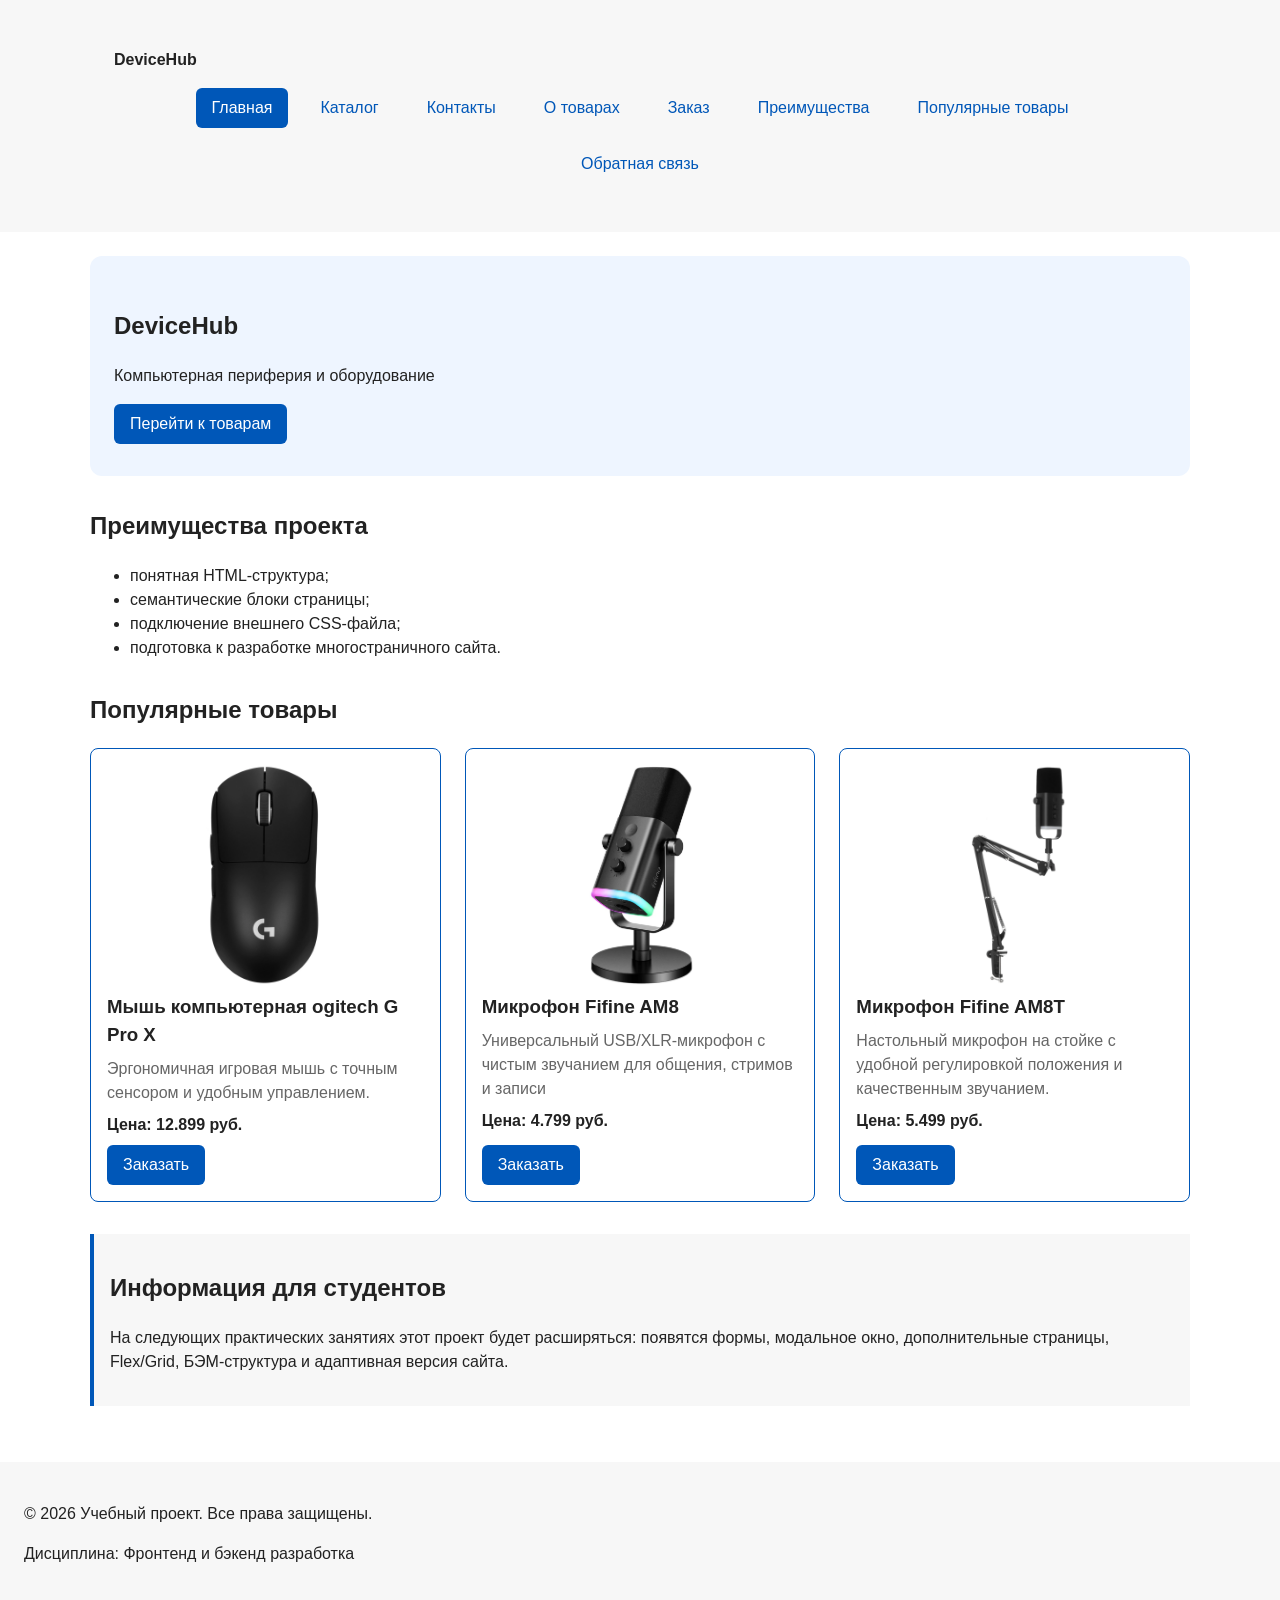
<file: index.html>
<!DOCTYPE html>
<html lang="ru">
<head>
  <meta charset="UTF-8">
  <meta name="viewport" content="width=device-width, initial-scale=1.0">
  <meta
    name="description"
    content="Учебный интернет-магазин с каталогом товаров и формой обратной связи."
  >
  <title>Учебный интернет-магазин</title>
  <link rel="stylesheet" href="css/style.css">
  <script src="js/main.js" defer></script>
</head>

<body>
  <header class="site-header">
    <div class="site-header__inner">
      <a class="site-header__logo" href="index.html">DeviceHub</a>

      <nav class="site-nav" aria-label="Основная навигация">
        <ul class="site-nav__list">
          <li class="site-nav__item">
            <a
              class="site-nav__link site-nav__link--active"
              href="index.html"
            >
              Главная
            </a>
          </li>

          <li class="site-nav__item">
            <a class="site-nav__link" href="catalog.html">
              Каталог
            </a>
          </li>

          <li class="site-nav__item">
            <a class="site-nav__link" href="contacts.html">
              Контакты
            </a>
          </li>
          <li class="site-nav__item">
            <a class="site-nav__link" href="product.html">
                О товарах
             </a>
        </li>

        <li class="site-nav__item">
            <a class="site-nav__link" href="order.html">
                Заказ
            </a>
        </li>

          <li class="site-nav__item">
            <a class="site-nav__link" href="index.html#advantages">
              Преимущества
            </a>
          </li>

          <li class="site-nav__item">
            <a class="site-nav__link" href="index.html#popular">
              Популярные товары
            </a>
          </li>

          <li class="site-nav__item">
            <a class="site-nav__link" href="index.html#contacts">
              Обратная связь
            </a>
          </li>
        </ul>
      </nav>
    </div>
  </header>

  <main>
    <section class="hero">
      <h1>DeviceHub</h1>

      <p>
        Компьютерная периферия и оборудование
      </p>

      <a class="button button--primary" href="#popular">
        Перейти к товарам
      </a>
    </section>

    <section class="section" id="advantages">
      <h2>Преимущества проекта</h2>

      <ul class="advantages-list">
        <li>понятная HTML-структура;</li>
        <li>семантические блоки страницы;</li>
        <li>подключение внешнего CSS-файла;</li>
        <li>подготовка к разработке многостраничного сайта.</li>
      </ul>
    </section>

    <section class="section" id="popular">
      <h2>Популярные товары</h2>

      <div class="products-grid">

        <article class="product-card product-card--featured">
          <img
            class="product-card__image"
            src="images/logitech g pro x.webp"
            alt="Logitech G Pro X"
            >
            <h3 class="product-card__title">Мышь компьютерная ogitech G Pro X</h3>

          <p class="product-card__description">
            Эргономичная игровая мышь с точным сенсором и удобным управлением.
          </p>

          <p class="product-card__price">
            Цена: 12.899 руб.
          </p>

          <button
            class="button button--primary product-card__button"
            type="button"
            data-product="Товар 1"
          >
            Заказать
          </button>
        </article>

        <article class="product-card product-card--featured">
          <img
            class="product-card__image"
            src="images/fifine am8.webp"
            alt="Fifine AM8"
            >
            <h3 class="product-card__title">Микрофон Fifine AM8</h3>

          <p class="product-card__description">
            Универсальный USB/XLR-микрофон с чистым звучанием для общения, стримов и записи
          </p>

          <p class="product-card__price">
            Цена: 4.799 руб.
          </p>

          <button
            class="button button--primary product-card__button"
            type="button"
            data-product="Товар 2"
          >
            Заказать
          </button>
        </article>

        <article class="product-card product-card--featured">
          <img
            class="product-card__image"
            src="images/fifine am8t.webp"
            alt="Fifine AM8T"
            >
            <h3 class="product-card__title">Микрофон Fifine AM8T</h3>

          <p class="product-card__description">
            Настольный микрофон на стойке с удобной регулировкой положения и качественным звучанием.
          </p>

          <p class="product-card__price">
            Цена: 5.499 руб.
          </p>

          <button
            class="button button--primary product-card__button"
            type="button"
            data-product="Товар 3"
          >
            Заказать
          </button>
        </article>

      </div>
    </section>

    <aside class="aside-info">
      <h2>Информация для студентов</h2>

      <p>
        На следующих практических занятиях этот проект будет расширяться:
        появятся формы, модальное окно, дополнительные страницы, Flex/Grid,
        БЭМ-структура и адаптивная версия сайта.
      </p>
    </aside>
  </main>

  <footer class="site-footer" id="contacts">
    <p>&copy; 2026 Учебный проект. Все права защищены.</p>
    <p>Дисциплина: Фронтенд и бэкенд разработка</p>
  </footer>

  <dialog
    class="order-dialog"
    id="order-dialog"
    aria-labelledby="order-dialog-title"
  >
    <h2 class="order-dialog__title" id="order-dialog-title">
      Оформление заявки
    </h2>

    <form
      class="order-form"
      id="order-form"
      action="#"
      method="post"
      novalidate
    >
      <input
        id="selected-product"
        name="selected-product"
        type="hidden"
      >

      <div class="order-form__field">
        <label class="order-form__label" for="order-name">
          Имя
        </label>

        <input
          class="order-form__input"
          id="order-name"
          name="name"
          type="text"
          placeholder="Введите ваше имя"
          minlength="2"
          autocomplete="given-name"
          required
        >
      </div>

      <div class="order-form__field">
        <label class="order-form__label" for="order-email">
          E-mail
        </label>

        <input
          class="order-form__input"
          id="order-email"
          name="email"
          type="email"
          placeholder="example@mail.ru"
          autocomplete="email"
          required
        >
      </div>

      <div class="order-form__field">
        <label class="order-form__label" for="order-phone">
          Телефон
        </label>

        <input
          class="order-form__input"
          id="order-phone"
          name="phone"
          type="tel"
          inputmode="tel"
          placeholder="+7 (900) 000-00-00"
          pattern="^\+7 \(\d{3}\) \d{3}-\d{2}-\d{2}$"
          required
        >

        <small class="order-form__hint">
          Формат: +7 (900) 000-00-00
        </small>
      </div>

      <div class="order-form__field">
        <label class="order-form__label" for="order-date">
          Дата связи
        </label>

        <input
          class="order-form__input"
          id="order-date"
          name="date"
          type="date"
        >
      </div>

      <div class="order-form__field">
        <label class="order-form__label" for="order-topic">
          Тема заявки
        </label>

        <select
          class="order-form__select"
          id="order-topic"
          name="topic"
          required
        >
          <option value="">Выберите тему</option>
          <option value="product">Заказ товара</option>
          <option value="consultation">Консультация</option>
          <option value="delivery">Доставка</option>
        </select>
      </div>

      <div class="order-form__field">
        <label class="order-form__label" for="order-comment">
          Комментарий
        </label>

        <textarea
          class="order-form__textarea"
          id="order-comment"
          name="comment"
          rows="4"
          placeholder="Укажите дополнительную информацию"
        ></textarea>
      </div>

      <div class="order-form__field order-form__field--checkbox">
        <label class="order-form__label order-form__label--checkbox">
          <input
            class="order-form__checkbox"
            id="order-agreement"
            name="agreement"
            type="checkbox"
            required
          >

          Я согласен на обработку данных
        </label>
      </div>

      <div class="order-form__actions">
        <button
          class="button button--secondary"
          type="button"
          id="close-order-dialog"
        >
          Закрыть
        </button>

        <button
          class="button button--primary"
          type="submit"
        >
          Отправить заявку
        </button>
      </div>
    </form>
  </dialog>

  <p
    class="success-message"
    id="success-message"
    hidden
  >
    Форма успешно отправлена!
  </p>
</body>
</html>
</file>
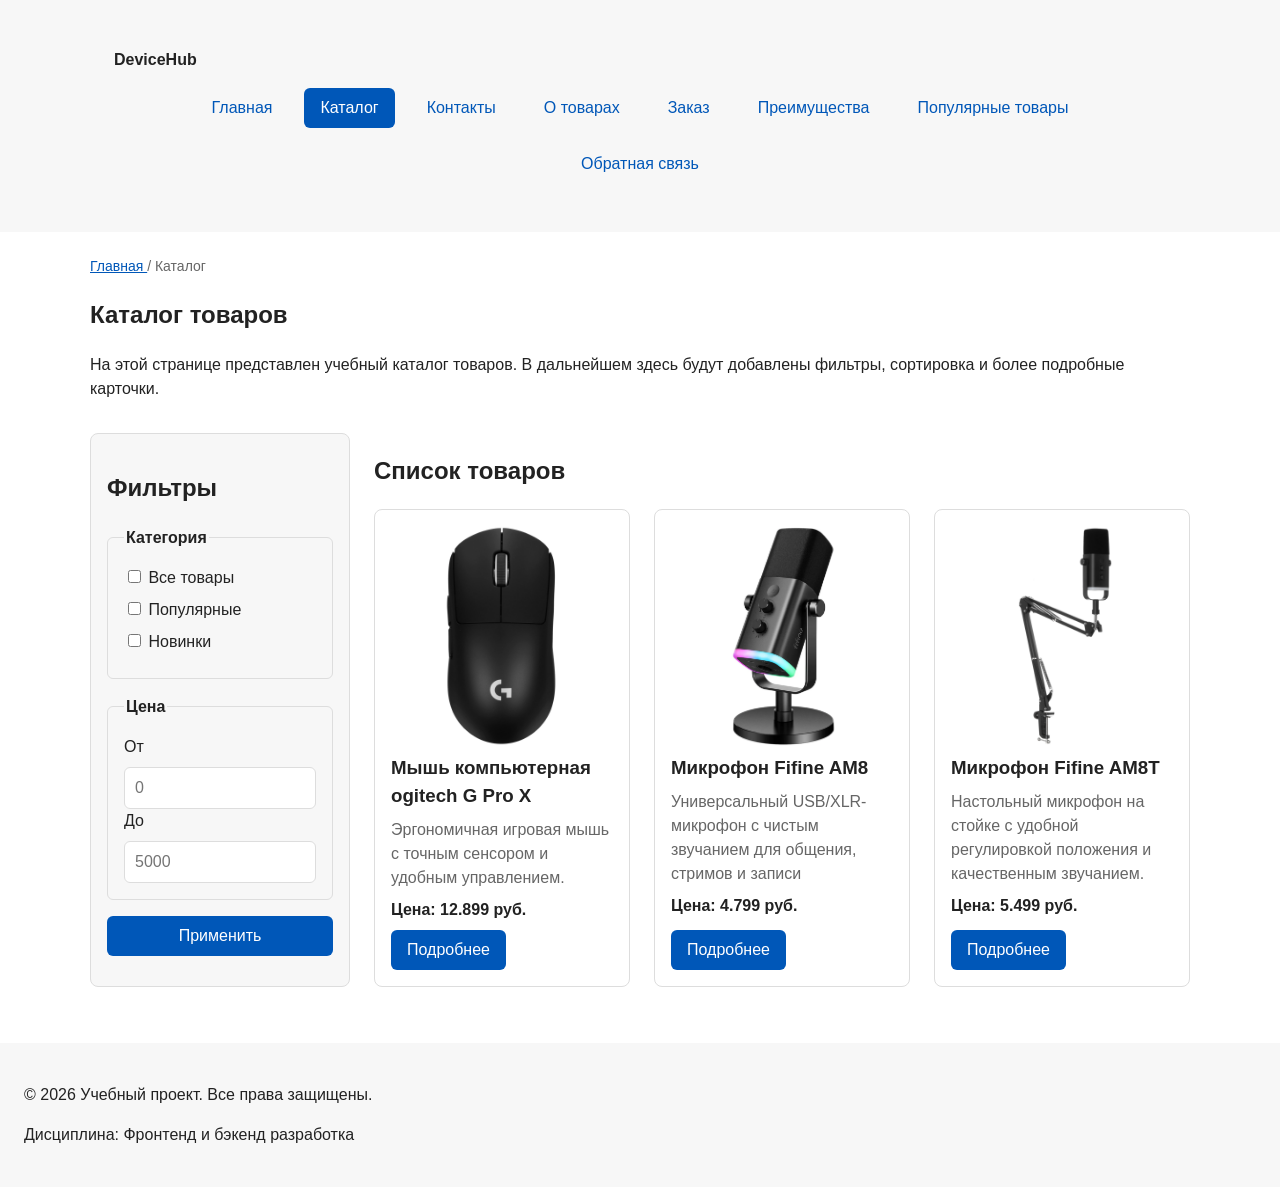
<file: catalog.html>
<!DOCTYPE html>
<html lang="ru">
<head>
  <meta charset="UTF-8">
  <meta name="viewport" content="width=device-width, initial-scale=1.0">

  <meta
    name="description"
    content="Каталог товаров учебного интернет-магазина."
  >

  <title>Каталог товаров — Учебный интернет-магазин</title>

  <link rel="stylesheet" href="css/style.css">
</head>

<body>
  <header class="site-header">
    <div class="site-header__inner">
      <a class="site-header__logo" href="index.html">
        DeviceHub
      </a>

      <nav class="site-nav" aria-label="Основная навигация">
        <ul class="site-nav__list">

          <li class="site-nav__item">
            <a class="site-nav__link" href="index.html">
              Главная
            </a>
          </li>

          <li class="site-nav__item">
            <a
              class="site-nav__link site-nav__link--active"
              href="catalog.html"
            >
              Каталог
            </a>
          </li>

          <li class="site-nav__item">
            <a class="site-nav__link" href="contacts.html">
              Контакты
            </a>
          </li>
        <li class="site-nav__item">
            <a class="site-nav__link" href="product.html">
                О товарах
             </a>
        </li>

        <li class="site-nav__item">
            <a class="site-nav__link" href="order.html">
                Заказ
            </a>
        </li>
          <li class="site-nav__item">
            <a
              class="site-nav__link"
              href="index.html#advantages"
            >
              Преимущества
            </a>
          </li>

          <li class="site-nav__item">
            <a
              class="site-nav__link"
              href="index.html#popular"
            >
              Популярные товары
            </a>
          </li>

          <li class="site-nav__item">
            <a
              class="site-nav__link"
              href="index.html#contacts"
            >
              Обратная связь
            </a>
          </li>

        </ul>
      </nav>
    </div>
  </header>

  <main>
    <nav
      class="breadcrumbs"
      aria-label="Хлебные крошки"
    >
      <a
        class="breadcrumbs__link"
        href="index.html"
      >
        Главная
      </a>

      <span class="breadcrumbs__current">
        Каталог
      </span>
    </nav>

    <section class="section">
      <h1>Каталог товаров</h1>

      <p>
        На этой странице представлен учебный каталог товаров.
        В дальнейшем здесь будут добавлены фильтры, сортировка и более
        подробные карточки.
      </p>
    </section>

    <section class="catalog-layout">

      <aside class="catalog-filters">
        <h2>Фильтры</h2>

        <form
          class="filters-form"
          action="#"
          method="get"
        >
          <fieldset>
            <legend>Категория</legend>

            <label>
              <input
                type="checkbox"
                name="category"
                value="all"
              >
              Все товары
            </label>

            <label>
              <input
                type="checkbox"
                name="category"
                value="popular"
              >
              Популярные
            </label>

            <label>
              <input
                type="checkbox"
                name="category"
                value="new"
              >
              Новинки
            </label>
          </fieldset>

          <fieldset>
            <legend>Цена</legend>

            <label for="price-from">
              От
            </label>

            <input
              id="price-from"
              name="price-from"
              type="number"
              min="0"
              placeholder="0"
            >

            <label for="price-to">
              До
            </label>

            <input
              id="price-to"
              name="price-to"
              type="number"
              min="0"
              placeholder="5000"
            >
          </fieldset>

          <button
            class="button button--primary"
            type="submit"
          >
            Применить
          </button>
        </form>
      </aside>

      <section class="catalog-products">
        <h2>Список товаров</h2>

        <div class="products-grid">

          <article class="product-card">
            <img
            class="product-card__image"
            src="images/logitech g pro x.webp"
            alt="Logitech G Pro X"
            >
            <h3 class="product-card__title">Мышь компьютерная ogitech G Pro X</h3>

          <p class="product-card__description">
            Эргономичная игровая мышь с точным сенсором и удобным управлением.
          </p>

          <p class="product-card__price">
            Цена: 12.899 руб.
          </p>

            <a
              class="button button--primary product-card__button"
              href="product.html"
            >
              Подробнее
            </a>
          </article>

          <article class="product-card">
            <img
            class="product-card__image"
            src="images/fifine am8.webp"
            alt="Fifine AM8"
            >
            <h3 class="product-card__title">Микрофон Fifine AM8</h3>

          <p class="product-card__description">
            Универсальный USB/XLR-микрофон с чистым звучанием для общения, стримов и записи
          </p>

          <p class="product-card__price">
            Цена: 4.799 руб.
          </p>

            <a
              class="button button--primary product-card__button"
              href="product.html"
            >
              Подробнее
            </a>
          </article>

          <article class="product-card">
            <img
            class="product-card__image"
            src="images/fifine am8t.webp"
            alt="Fifine AM8T"
            >
            <h3 class="product-card__title">Микрофон Fifine AM8T</h3>

          <p class="product-card__description">
            Настольный микрофон на стойке с удобной регулировкой положения и качественным звучанием.
          </p>

          <p class="product-card__price">
            Цена: 5.499 руб.
          </p>

            <a
              class="button button--primary product-card__button"
              href="product.html"
            >
              Подробнее
            </a>
          </article>

        </div>
      </section>

    </section>
  </main>

  <footer class="site-footer">
    <p>&copy; 2026 Учебный проект. Все права защищены.</p>
    <p>Дисциплина: Фронтенд и бэкенд разработка</p>
  </footer>
</body>
</html>
</file>
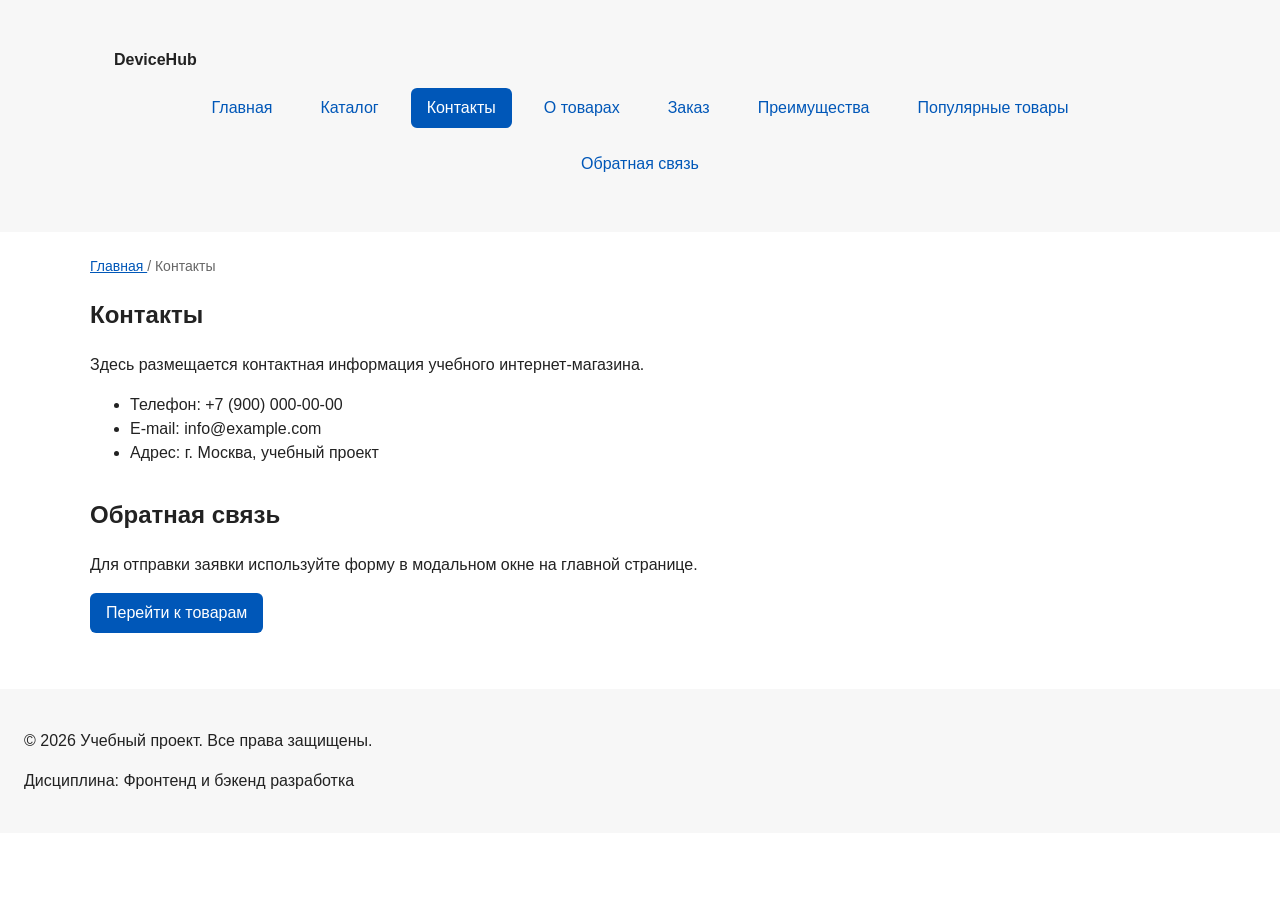
<file: contacts.html>
<!DOCTYPE html>
<html lang="ru">
<head>
  <meta charset="UTF-8">
  <meta name="viewport" content="width=device-width, initial-scale=1.0">

  <meta
    name="description"
    content="Контактная информация учебного интернет-магазина."
  >

  <title>Контакты — Учебный интернет-магазин</title>

  <link rel="stylesheet" href="css/style.css">
</head>

<body>
  <header class="site-header">
    <div class="site-header__inner">
      <a class="site-header__logo" href="index.html">
        DeviceHub
      </a>

      <nav class="site-nav" aria-label="Основная навигация">
        <ul class="site-nav__list">

          <li class="site-nav__item">
            <a class="site-nav__link" href="index.html">
              Главная
            </a>
          </li>

          <li class="site-nav__item">
            <a class="site-nav__link" href="catalog.html">
              Каталог
            </a>
          </li>

          <li class="site-nav__item">
            <a
              class="site-nav__link site-nav__link--active"
              href="contacts.html"
            >
              Контакты
            </a>
          </li>
        <li class="site-nav__item">
            <a class="site-nav__link" href="product.html">
                О товарах
             </a>
        </li>

        <li class="site-nav__item">
            <a class="site-nav__link" href="order.html">
                Заказ
            </a>
        </li>
          <li class="site-nav__item">
            <a
              class="site-nav__link"
              href="index.html#advantages"
            >
              Преимущества
            </a>
          </li>

          <li class="site-nav__item">
            <a
              class="site-nav__link"
              href="index.html#popular"
            >
              Популярные товары
            </a>
          </li>

          <li class="site-nav__item">
            <a
              class="site-nav__link"
              href="index.html#contacts"
            >
              Обратная связь
            </a>
          </li>

        </ul>
      </nav>
    </div>
  </header>

  <main>
    <nav
      class="breadcrumbs"
      aria-label="Хлебные крошки"
    >
      <a
        class="breadcrumbs__link"
        href="index.html"
      >
        Главная
      </a>

      <span class="breadcrumbs__current">
        Контакты
      </span>
    </nav>

    <section class="section">
      <h1>Контакты</h1>

      <p>
        Здесь размещается контактная информация учебного
        интернет-магазина.
      </p>

      <ul>
        <li>
          Телефон: +7 (900) 000-00-00
        </li>

        <li>
          E-mail: info@example.com
        </li>

        <li>
          Адрес: г. Москва, учебный проект
        </li>
      </ul>
    </section>

    <section
      class="section"
      id="feedback"
    >
      <h2>Обратная связь</h2>

      <p>
        Для отправки заявки используйте форму
        в модальном окне на главной странице.
      </p>

      <a
        class="button button--primary"
        href="index.html#popular"
      >
        Перейти к товарам
      </a>
    </section>
  </main>

  <footer class="site-footer">
    <p>&copy; 2026 Учебный проект. Все права защищены.</p>
    <p>Дисциплина: Фронтенд и бэкенд разработка</p>
  </footer>
</body>
</html>
</file>
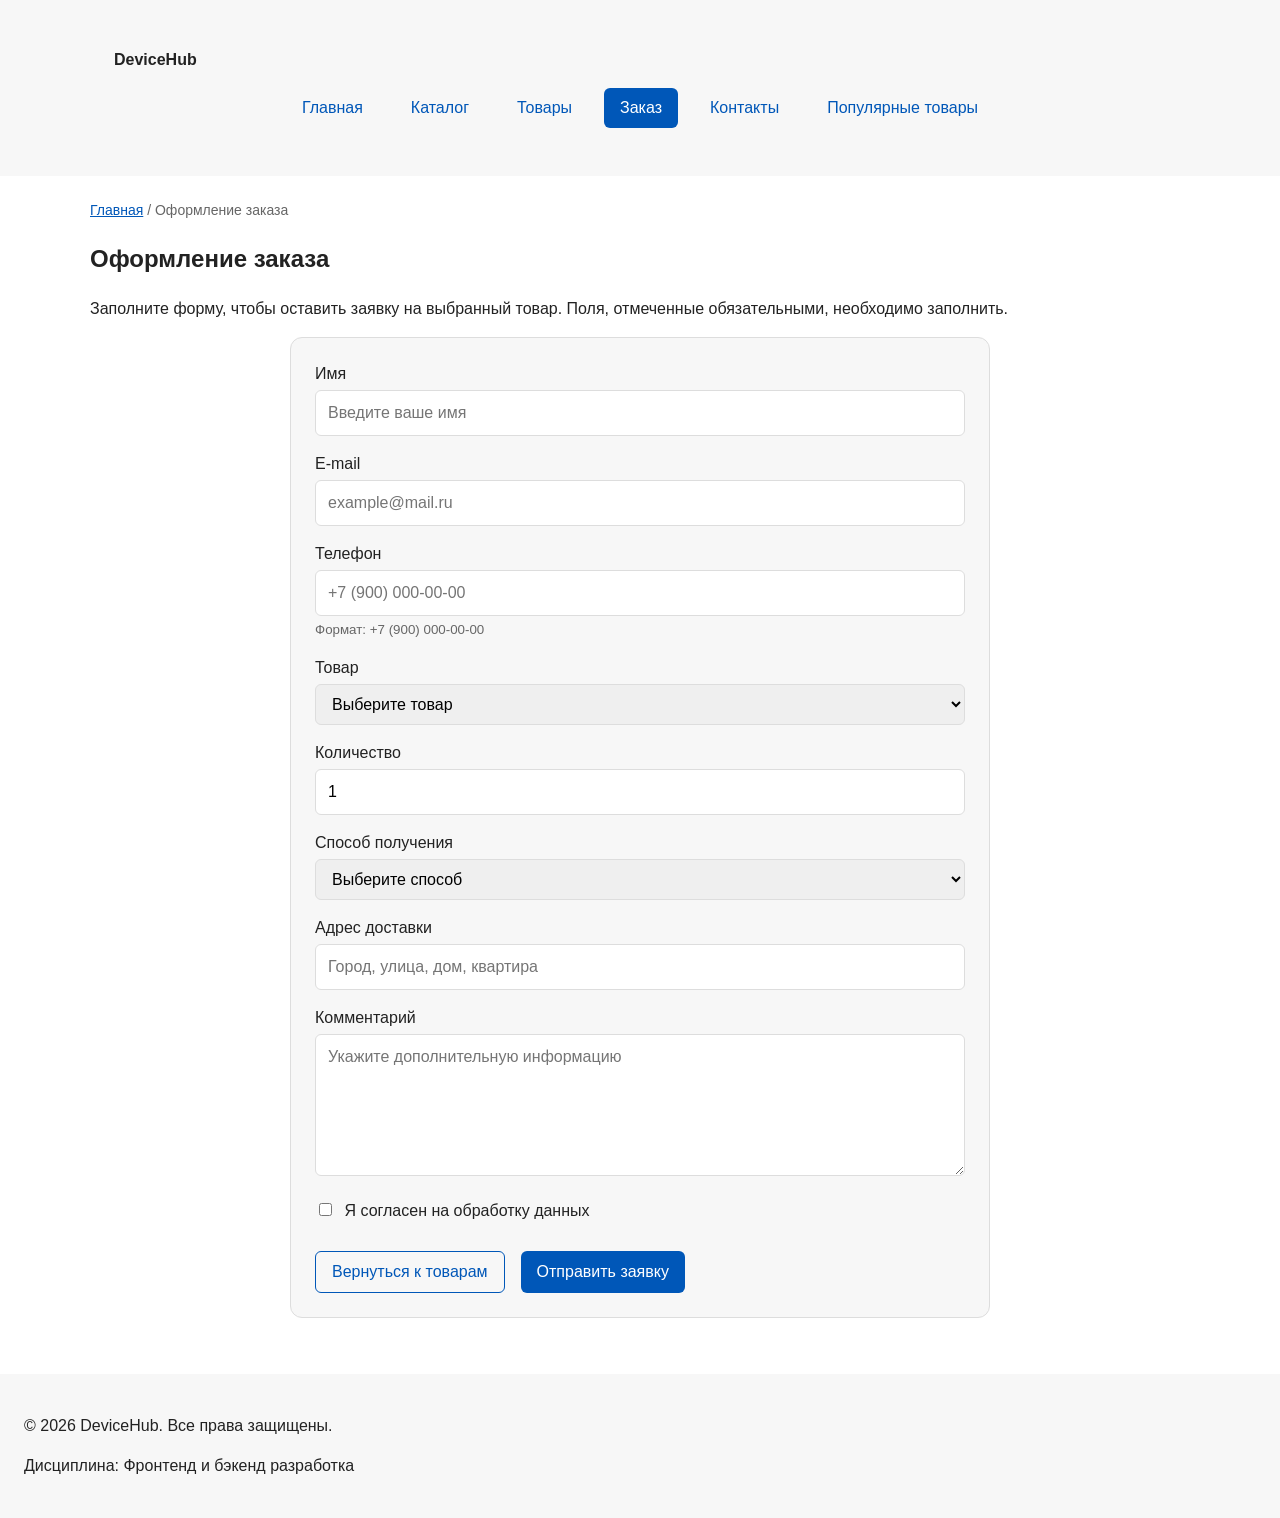
<file: order.html>
<!DOCTYPE html>
<html lang="ru">
<head>
  <meta charset="UTF-8">
  <meta name="viewport" content="width=device-width, initial-scale=1.0">

  <meta
    name="description"
    content="Оформление заказа компьютерной периферии в магазине DeviceHub."
  >

  <title>Оформление заказа — DeviceHub</title>

  <link rel="stylesheet" href="css/style.css">
</head>

<body>
  <header class="site-header">
    <div class="site-header__inner">
      <a class="site-header__logo" href="index.html">
        DeviceHub
      </a>

      <nav class="site-nav" aria-label="Основная навигация">
        <ul class="site-nav__list">
          <li class="site-nav__item">
            <a class="site-nav__link" href="index.html">
              Главная
            </a>
          </li>

          <li class="site-nav__item">
            <a class="site-nav__link" href="catalog.html">
              Каталог
            </a>
          </li>

          <li class="site-nav__item">
            <a class="site-nav__link" href="product.html">
              Товары
            </a>
          </li>

          <li class="site-nav__item">
            <a class="site-nav__link site-nav__link--active" href="order.html">
              Заказ
            </a>
          </li>

          <li class="site-nav__item">
            <a class="site-nav__link" href="contacts.html">
              Контакты
            </a>
          </li>

          <li class="site-nav__item">
            <a class="site-nav__link" href="index.html#popular">
              Популярные товары
            </a>
          </li>
        </ul>
      </nav>
    </div>
  </header>

  <main>
    <nav class="breadcrumbs" aria-label="Хлебные крошки">
      <a class="breadcrumbs__link" href="index.html">Главная</a>
      <span class="breadcrumbs__current">Оформление заказа</span>
    </nav>

    <section class="section">
      <h1>Оформление заказа</h1>

      <p>
        Заполните форму, чтобы оставить заявку на выбранный товар.
        Поля, отмеченные обязательными, необходимо заполнить.
      </p>

      <form
        class="order-form order-form--page"
        id="order-page-form"
        action="#"
        method="post"
      >
        <div class="order-form__field">
          <label class="order-form__label" for="order-name">
            Имя
          </label>
          <input
            class="order-form__input"
            id="order-name"
            name="name"
            type="text"
            placeholder="Введите ваше имя"
            minlength="2"
            autocomplete="given-name"
            required
          >
        </div>

        <div class="order-form__field">
          <label class="order-form__label" for="order-email">
            E-mail
          </label>
          <input
            class="order-form__input"
            id="order-email"
            name="email"
            type="email"
            placeholder="example@mail.ru"
            autocomplete="email"
            required
          >
        </div>

        <div class="order-form__field">
          <label class="order-form__label" for="order-phone">
            Телефон
          </label>
          <input
            class="order-form__input"
            id="order-phone"
            name="phone"
            type="tel"
            inputmode="tel"
            placeholder="+7 (900) 000-00-00"
            pattern="^\+7 \(\d{3}\) \d{3}-\d{2}-\d{2}$"
            autocomplete="tel"
            required
          >
          <small class="order-form__hint">
            Формат: +7 (900) 000-00-00
          </small>
        </div>

        <div class="order-form__field">
          <label class="order-form__label" for="order-product">
            Товар
          </label>
          <select
            class="order-form__select"
            id="order-product"
            name="product"
            required
          >
            <option value="">Выберите товар</option>
            <option value="logitech-g-pro-x">
              Logitech G Pro X — 12.899 руб.
            </option>
            <option value="fifine-am8">
              Fifine AM8 — 4.799 руб.
            </option>
            <option value="fifine-am8t">
              Fifine AM8T — 5.499 руб.
            </option>
          </select>
        </div>

        <div class="order-form__field">
          <label class="order-form__label" for="order-quantity">
            Количество
          </label>
          <input
            class="order-form__input"
            id="order-quantity"
            name="quantity"
            type="number"
            min="1"
            max="10"
            value="1"
            required
          >
        </div>

        <div class="order-form__field">
          <label class="order-form__label" for="order-delivery">
            Способ получения
          </label>
          <select
            class="order-form__select"
            id="order-delivery"
            name="delivery"
            required
          >
            <option value="">Выберите способ</option>
            <option value="pickup">Самовывоз</option>
            <option value="courier">Курьерская доставка</option>
          </select>
        </div>

        <div class="order-form__field">
          <label class="order-form__label" for="order-address">
            Адрес доставки
          </label>
          <input
            class="order-form__input"
            id="order-address"
            name="address"
            type="text"
            placeholder="Город, улица, дом, квартира"
            autocomplete="street-address"
          >
        </div>

        <div class="order-form__field">
          <label class="order-form__label" for="order-comment">
            Комментарий
          </label>
          <textarea
            class="order-form__textarea"
            id="order-comment"
            name="comment"
            rows="5"
            placeholder="Укажите дополнительную информацию"
          ></textarea>
        </div>

        <div class="order-form__field order-form__field--checkbox">
          <label class="order-form__label order-form__label--checkbox" for="order-agreement">
            <input
              class="order-form__checkbox"
              id="order-agreement"
              name="agreement"
              type="checkbox"
              required
            >
            Я согласен на обработку данных
          </label>
        </div>

        <div class="order-form__actions">
          <a class="button button--secondary" href="product.html">
            Вернуться к товарам
          </a>

          <button class="button button--primary" type="submit">
            Отправить заявку
          </button>
        </div>
      </form>
    </section>
  </main>

  <footer class="site-footer">
    <p>&copy; 2026 DeviceHub. Все права защищены.</p>
    <p>Дисциплина: Фронтенд и бэкенд разработка</p>
  </footer>
  <script src="js/main.js"></script>
</body>
</html>
</file>
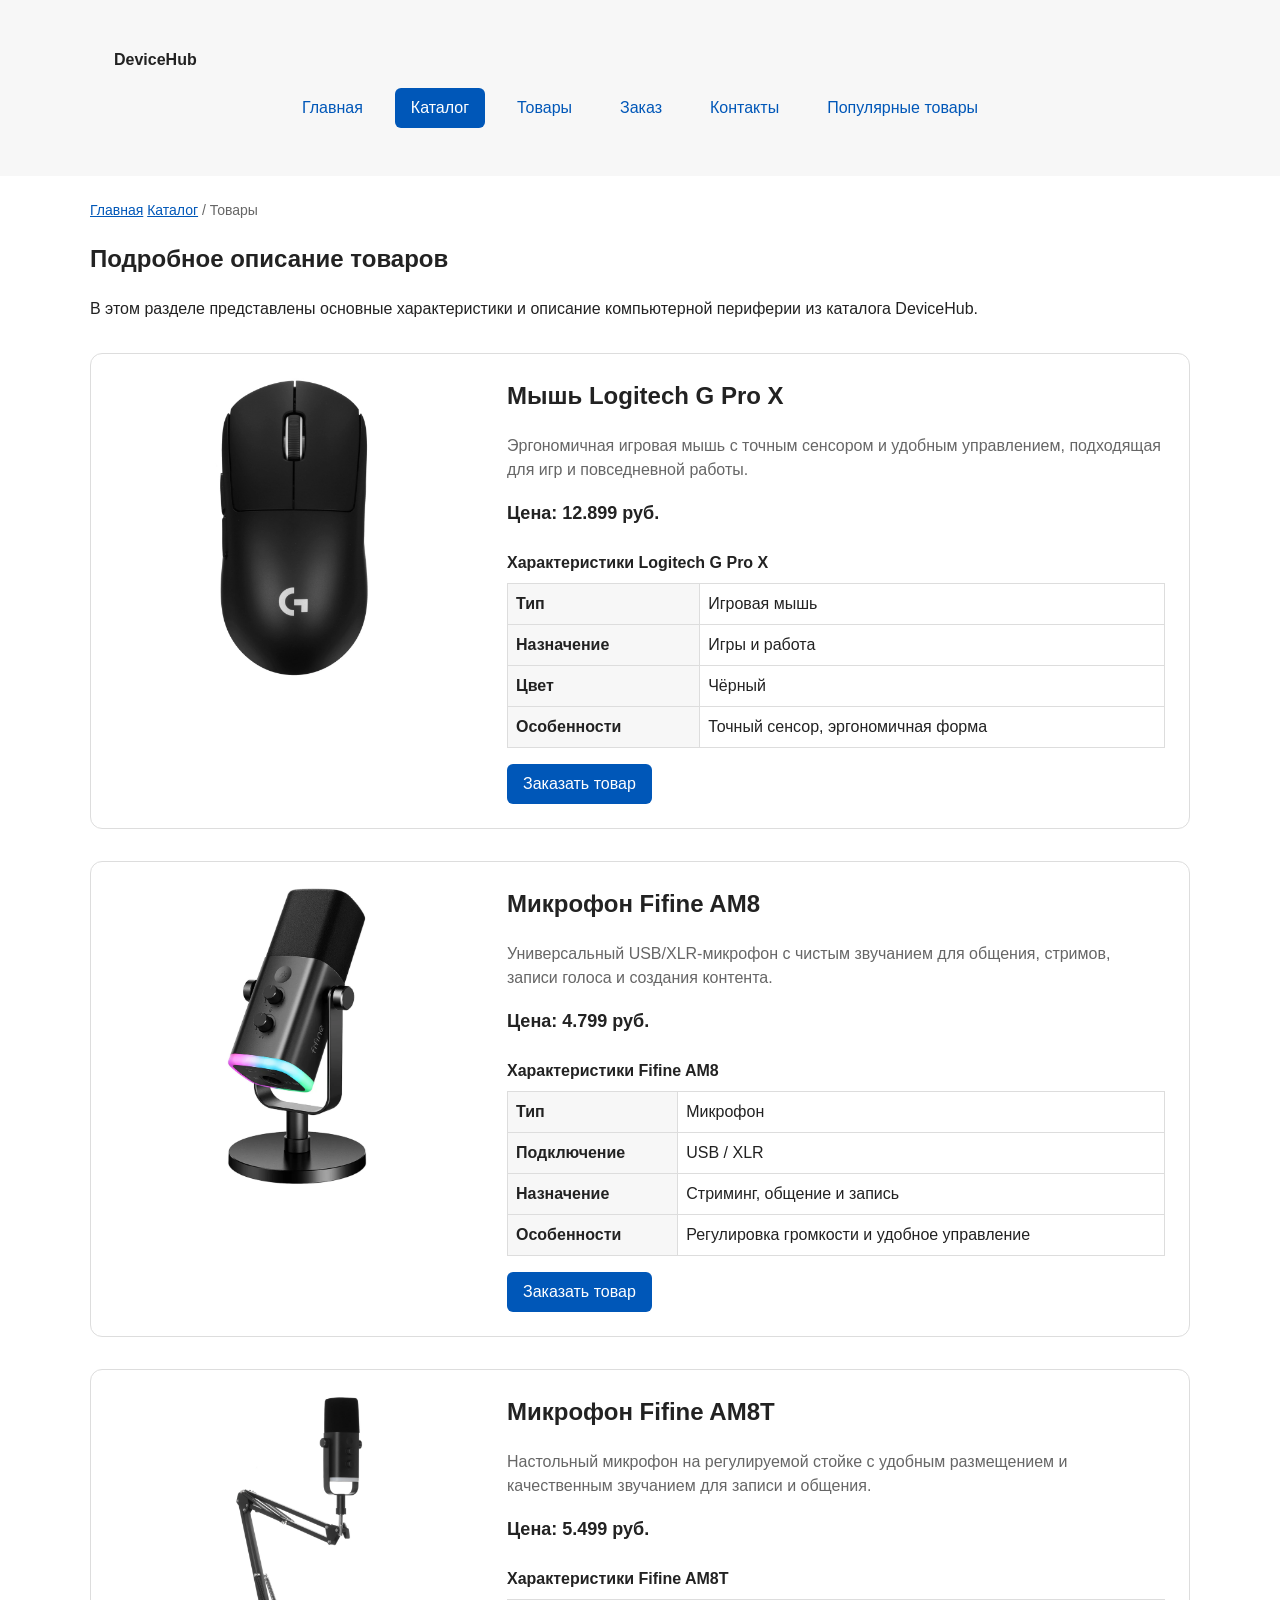
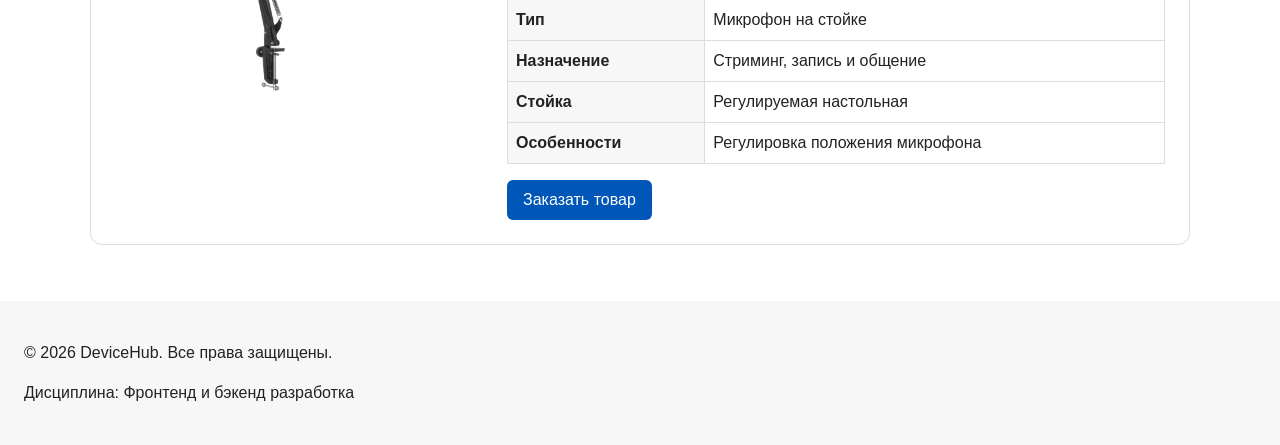
<file: product.html>
<!DOCTYPE html>
<html lang="ru">
<head>
  <meta charset="UTF-8">
  <meta name="viewport" content="width=device-width, initial-scale=1.0">

  <meta
    name="description"
    content="Подробное описание товаров DeviceHub: Logitech G Pro X, Fifine AM8 и Fifine AM8T."
  >

  <title>Товары — DeviceHub</title>

  <link rel="stylesheet" href="css/style.css">
</head>

<body>
  <header class="site-header">
    <div class="site-header__inner">
      <a class="site-header__logo" href="index.html">
        DeviceHub
      </a>

      <nav class="site-nav" aria-label="Основная навигация">
        <ul class="site-nav__list">
          <li class="site-nav__item">
            <a class="site-nav__link" href="index.html">
              Главная
            </a>
          </li>

          <li class="site-nav__item">
            <a class="site-nav__link site-nav__link--active" href="catalog.html">
              Каталог
            </a>
          </li>

          <li class="site-nav__item">
            <a class="site-nav__link" href="product.html">
              Товары
            </a>
          </li>

          <li class="site-nav__item">
            <a class="site-nav__link" href="order.html">
              Заказ
            </a>
          </li>

          <li class="site-nav__item">
            <a class="site-nav__link" href="contacts.html">
              Контакты
            </a>
          </li>

          <li class="site-nav__item">
            <a class="site-nav__link" href="index.html#popular">
              Популярные товары
            </a>
          </li>
        </ul>
      </nav>
    </div>
  </header>

  <main>
    <nav class="breadcrumbs" aria-label="Хлебные крошки">
      <a class="breadcrumbs__link" href="index.html">Главная</a>
      <a class="breadcrumbs__link" href="catalog.html">Каталог</a>
      <span class="breadcrumbs__current">Товары</span>
    </nav>

    <section class="section">
      <h1>Подробное описание товаров</h1>

      <p>
        В этом разделе представлены основные характеристики и описание
        компьютерной периферии из каталога DeviceHub.
      </p>
    </section>

    <section class="product-details" aria-labelledby="logitech-title">
      <article class="product-details__card">
        <div class="product-details__media">
          <img
            class="product-details__image"
            src="images/logitech g pro x.webp"
            alt="Logitech G Pro X"
          >
        </div>

        <div class="product-details__content">
          <h2 class="product-details__title" id="logitech-title">
            Мышь Logitech G Pro X
          </h2>

          <p class="product-details__description">
            Эргономичная игровая мышь с точным сенсором и удобным управлением,
            подходящая для игр и повседневной работы.
          </p>

          <p class="product-details__price">
            Цена: 12.899 руб.
          </p>

          <table class="product-specs">
            <caption>Характеристики Logitech G Pro X</caption>
            <tbody>
              <tr>
                <th scope="row">Тип</th>
                <td>Игровая мышь</td>
              </tr>
              <tr>
                <th scope="row">Назначение</th>
                <td>Игры и работа</td>
              </tr>
              <tr>
                <th scope="row">Цвет</th>
                <td>Чёрный</td>
              </tr>
              <tr>
                <th scope="row">Особенности</th>
                <td>Точный сенсор, эргономичная форма</td>
              </tr>
            </tbody>
          </table>

          <a class="button button--primary product-details__button" href="order.html">
            Заказать товар
          </a>
        </div>
      </article>
    </section>

    <section class="product-details" aria-labelledby="am8-title">
      <article class="product-details__card">
        <div class="product-details__media">
          <img
            class="product-details__image"
            src="images/fifine am8.webp"
            alt="Fifine AM8"
          >
        </div>

        <div class="product-details__content">
          <h2 class="product-details__title" id="am8-title">
            Микрофон Fifine AM8
          </h2>

          <p class="product-details__description">
            Универсальный USB/XLR-микрофон с чистым звучанием для общения,
            стримов, записи голоса и создания контента.
          </p>

          <p class="product-details__price">
            Цена: 4.799 руб.
          </p>

          <table class="product-specs">
            <caption>Характеристики Fifine AM8</caption>
            <tbody>
              <tr>
                <th scope="row">Тип</th>
                <td>Микрофон</td>
              </tr>
              <tr>
                <th scope="row">Подключение</th>
                <td>USB / XLR</td>
              </tr>
              <tr>
                <th scope="row">Назначение</th>
                <td>Стриминг, общение и запись</td>
              </tr>
              <tr>
                <th scope="row">Особенности</th>
                <td>Регулировка громкости и удобное управление</td>
              </tr>
            </tbody>
          </table>

          <a class="button button--primary product-details__button" href="order.html">
            Заказать товар
          </a>
        </div>
      </article>
    </section>

    <section class="product-details" aria-labelledby="am8t-title">
      <article class="product-details__card">
        <div class="product-details__media">
          <img
            class="product-details__image"
            src="images/fifine am8t.webp"
            alt="Fifine AM8T"
          >
        </div>

        <div class="product-details__content">
          <h2 class="product-details__title" id="am8t-title">
            Микрофон Fifine AM8T
          </h2>

          <p class="product-details__description">
            Настольный микрофон на регулируемой стойке с удобным размещением
            и качественным звучанием для записи и общения.
          </p>

          <p class="product-details__price">
            Цена: 5.499 руб.
          </p>

          <table class="product-specs">
            <caption>Характеристики Fifine AM8T</caption>
            <tbody>
              <tr>
                <th scope="row">Тип</th>
                <td>Микрофон на стойке</td>
              </tr>
              <tr>
                <th scope="row">Назначение</th>
                <td>Стриминг, запись и общение</td>
              </tr>
              <tr>
                <th scope="row">Стойка</th>
                <td>Регулируемая настольная</td>
              </tr>
              <tr>
                <th scope="row">Особенности</th>
                <td>Регулировка положения микрофона</td>
              </tr>
            </tbody>
          </table>

          <a class="button button--primary product-details__button" href="order.html">
            Заказать товар
          </a>
        </div>
      </article>
    </section>
  </main>

  <footer class="site-footer">
    <p>&copy; 2026 DeviceHub. Все права защищены.</p>
    <p>Дисциплина: Фронтенд и бэкенд разработка</p>
  </footer>
</body>
</html>
</file>
<file: css/style.css>
/* ===============================
   1. Переменные проекта
   =============================== */
:root {
  /* Основные цвета проекта */
  --color-bg: #ffffff;
  --color-text: #222222;
  --color-muted: #666666;
  --color-primary: #0057b8;
  --color-primary-dark: #003f86;
  --color-border: #dddddd;
  --color-surface: #f7f7f7;
  --color-surface-accent: #eef5ff;
  --color-danger: #b00020;
  --color-success: #168a2f;
  --color-success-bg: #eefaf0;
  --color-white: #ffffff;

  /* Отступы */
  --space-xs: 4px;
  --space-sm: 8px;
  --space-md: 16px;
  --space-lg: 24px;
  --space-xl: 32px;

  /* Скругления */
  --radius-sm: 6px;
  --radius-md: 8px;
  --radius-lg: 12px;

  /* Размеры */
  --container-width: 1100px;
}

/* ===============================
   2. Базовые стили
   =============================== */
*,
*::before,
*::after {
  box-sizing: border-box;
}

body {
  margin: 0;
  font-family: Arial, sans-serif;
  line-height: 1.5;
  color: var(--color-text);
  background-color: var(--color-bg);
}

header,
main,
footer {
  padding: var(--space-lg);
}

header {
  background-color: var(--color-surface);
}

footer {
  background-color: var(--color-surface);
}

.button {
  display: inline-block;
  padding: var(--space-sm) var(--space-md);
  border: none;
  border-radius: var(--radius-sm);
  font: inherit;
  text-decoration: none;
  cursor: pointer;
}

.button--primary {
  color: var(--color-white);
  background-color: var(--color-primary);
}

.button--primary:hover {
  background-color: var(--color-primary-dark);
}

.button--secondary {
  color: var(--color-primary);
  background-color: transparent;
  border: 1px solid var(--color-primary);
}

.button--secondary:hover {
  color: var(--color-white);
  background-color: var(--color-primary);
}

.button:focus-visible {
  outline: 2px solid var(--color-primary);
  outline-offset: 3px;
}

.button:disabled,
.button--disabled {
  opacity: 0.6;
  cursor: not-allowed;
}

.product-card {
  display: flex;
  flex-direction: column;
  gap: var(--space-sm);
  padding: var(--space-md);
  border: 1px solid var(--color-border);
  border-radius: var(--radius-md);
  background-color: var(--color-bg);
}
.product-card__image {
    display: block;
    width: 100%;
    height: 220px;
    object-fit: contain;
    border-radius: var(--radius-md);
}
.product-card:hover {
  border-color: var(--color-primary);
}

.product-card--featured {
  border-color: var(--color-primary);
}

.product-card--discount {
  border-color: var(--color-danger);
}

.product-card__title {
  margin: 0;
  color: var(--color-text);
}

.product-card__description {
  margin: 0;
  color: var(--color-muted);
}

.product-card__price {
  margin: 0;
  font-weight: 700;
}

.product-card--discount .product-card__price {
  color: var(--color-danger);
}

.product-card__button {
  margin-top: auto;
  align-self: flex-start;
}

.aside-info {
  max-width: var(--container-width);
  margin: 0 auto var(--space-xl);
  padding: var(--space-md);
  border-left: 4px solid var(--color-primary);
  background-color: var(--color-surface);
}

.breadcrumbs {
  max-width: var(--container-width);
  margin: 0 auto var(--space-md);
  font-size: 14px;
  color: var(--color-muted);
}

.breadcrumbs__link {
  color: var(--color-primary);
}

.breadcrumbs__current::before {
  content: " / ";
  color: var(--color-muted);
}

:target {
  outline: 2px dashed var(--color-primary);
  outline-offset: 4px;
}

.catalog-layout {
  max-width: var(--container-width);
  margin: 0 auto var(--space-xl);
  display: grid;
  grid-template-columns: 260px 1fr;
  grid-template-areas: "filters products";
  gap: var(--space-lg);
}

.catalog-filters {
  grid-area: filters;
  padding: var(--space-md);
  border: 1px solid var(--color-border);
  border-radius: var(--radius-md);
  background-color: var(--color-surface);
}

.catalog-products {
  grid-area: products;
}

.filters-form {
  display: grid;
  gap: var(--space-md);
}

.filters-form fieldset {
  margin: 0;
  padding: var(--space-md);
  border: 1px solid var(--color-border);
  border-radius: var(--radius-sm);
}

.filters-form legend {
  font-weight: 700;
}

.filters-form label {
  display: block;
  margin-bottom: var(--space-sm);
}

.filters-form input[type="number"] {
  width: 100%;
  padding: 8px 10px;
  border: 1px solid var(--color-border);
  border-radius: var(--radius-sm);
  font: inherit;
}

.site-header {
  background-color: var(--color-surface);
}

.site-header__inner {
  max-width: var(--container-width);
  margin: 0 auto;
  padding: var(--space-lg);
}

.site-header__logo {
  font-weight: 700;
  color: var(--color-text);
  text-decoration: none;
}

.site-nav__list {
  display: flex;
  flex-wrap: wrap;
  justify-content: center;
  align-items: center;
  gap: var(--space-md);
  padding: 0;
  margin: var(--space-md) 0 0;
  list-style: none;
}

.site-nav__item {
  margin: 0;
}

.site-nav__link {
  display: inline-block;
  padding: var(--space-sm) var(--space-md);
  color: var(--color-primary);
  text-decoration: none;
  border-radius: var(--radius-sm);
}

.site-nav__link:hover {
  color: var(--color-white);
  background-color: var(--color-primary);
}

.site-nav__link:focus-visible {
  outline: 2px solid var(--color-primary);
  outline-offset: 3px;
}

.site-nav__link--active {
  color: var(--color-white);
  background-color: var(--color-primary);
}

.order-form__hint {
  display: block;
  margin-top: var(--space-xs);
  color: var(--color-muted);
}

.order-form__field--checkbox {
  display: flex;
  align-items: center;
}

.order-form__label--checkbox {
  display: flex;
  align-items: center;
  margin-bottom: 0;
}

.order-form__checkbox {
  width: auto;
  margin-right: var(--space-sm);
}

/* ===============================
   3. Общие элементы интерфейса
   =============================== */
a {
  color: var(--color-primary);
}

a:hover {
  color: var(--color-primary-dark);
}

a:focus-visible {
  outline: 2px solid var(--color-primary);
  outline-offset: 3px;
}

html {
  scroll-behavior: smooth;
}

.products-grid {
  display: grid;
  grid-template-columns: repeat(3, 1fr);
  gap: var(--space-lg);
}

/* ===============================
   4. Компоненты страницы
   =============================== */
.hero {
  max-width: var(--container-width);
  margin: 0 auto var(--space-xl);
  padding: var(--space-xl) var(--space-lg);
  background-color: var(--color-surface-accent);
  border-radius: var(--radius-lg);
}

.section {
  max-width: var(--container-width);
  margin: 0 auto var(--space-xl);
}

.section h2 {
  margin-top: 0;
}

/* ===============================
   5. Форма и модальное окно
   =============================== */
.order-form__field {
  margin-bottom: var(--space-md);
}

.order-form__label {
  display: block;
  margin-bottom: var(--space-xs);
}

.order-form__input,
.order-form__select,
.order-form__textarea {
  width: 100%;
  padding: 10px 12px;
  border: 1px solid var(--color-border);
  border-radius: var(--radius-sm);
  font: inherit;
}

.order-form__input:hover,
.order-form__select:hover,
.order-form__textarea:hover {
  border-color: var(--color-primary);
}

.order-form__input:focus-visible,
.order-form__select:focus-visible,
.order-form__textarea:focus-visible {
  outline: 2px solid var(--color-primary);
  outline-offset: 3px;
}

.order-form__actions {
  display: flex;
  gap: var(--space-md);
  margin-top: var(--space-lg);
}

.order-dialog {
  width: min(100% - 32px, 560px);
  padding: var(--space-lg);
  border: none;
  border-radius: var(--radius-lg);
}

.order-dialog::backdrop {
  background-color: rgba(0, 0, 0, 0.5);
}

.order-dialog__title {
  margin-top: 0;
}

[aria-invalid="true"] {
  border-color: var(--color-danger);
}

.success-message {
  max-width: var(--container-width);
  margin: var(--space-lg) auto;
  padding: var(--space-md);
  border-left: 4px solid var(--color-success);
  background-color: var(--color-success-bg);
}

/* ===============================
   6. Страница подробного товара
   =============================== */

.product-details {
  max-width: var(--container-width);
  margin: 0 auto var(--space-xl);
}

.product-details__card {
  display: grid;
  grid-template-columns: 360px 1fr;
  gap: var(--space-xl);
  padding: var(--space-lg);
  border: 1px solid var(--color-border);
  border-radius: var(--radius-lg);
  background-color: var(--color-bg);
}

.product-details__media {
  display: flex;
  align-items: flex-start;
  justify-content: center;
}

.product-details__image {
  display: block;
  width: 100%;
  max-width: 340px;
  height: 300px;
  object-fit: contain;
}

.product-details__title {
  margin-top: 0;
}

.product-details__description {
  color: var(--color-muted);
}

.product-details__price {
  font-weight: 700;
  font-size: 18px;
}

.product-details__button {
  margin-top: var(--space-md);
}

.product-specs {
  width: 100%;
  margin-top: var(--space-lg);
  border-collapse: collapse;
}

.product-specs caption {
  margin-bottom: var(--space-sm);
  font-weight: 700;
  text-align: left;
}

.product-specs th,
.product-specs td {
  padding: var(--space-sm);
  border: 1px solid var(--color-border);
  text-align: left;
}

.product-specs th {
  background-color: var(--color-surface);
}

/* ==============
7. Страница заказа
================ */
.order-form--page {
  max-width: 700px;
  margin: 0 auto;
  padding: var(--space-lg);
  border: 1px solid var(--color-border);
  border-radius: var(--radius-lg);
  background-color: var(--color-surface);
}
</file>
